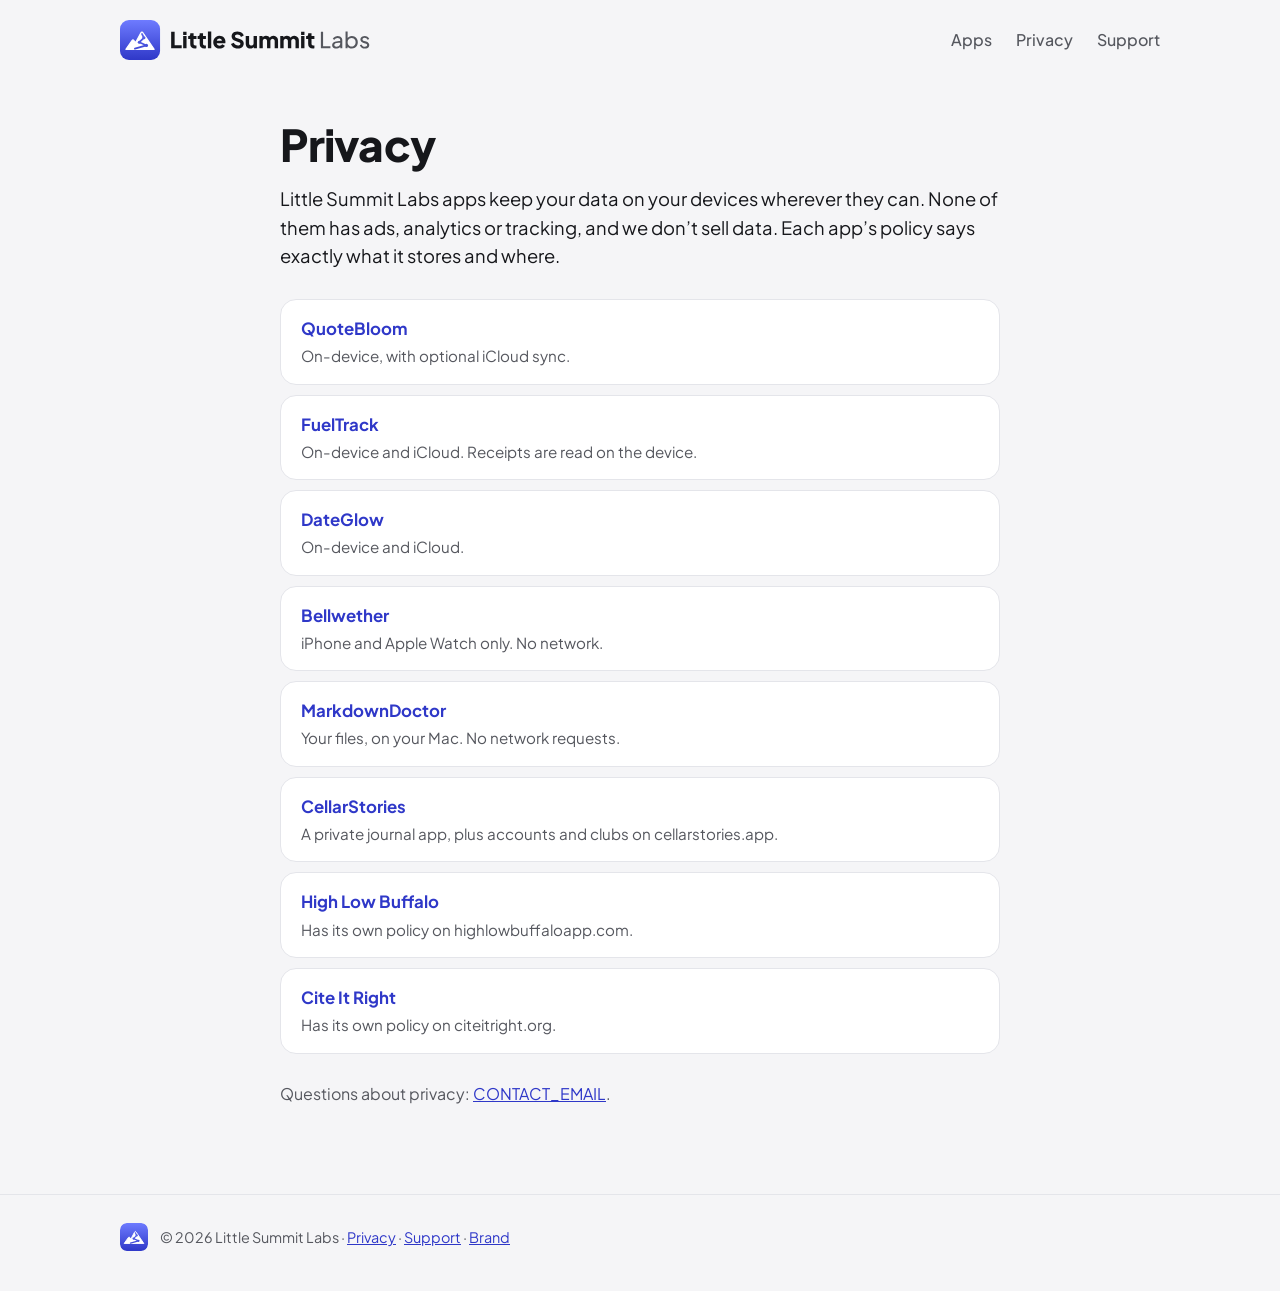
<file: privacy/index.html>
<!doctype html>
<html lang="en">
<head>
  <meta charset="utf-8">
  <meta name="viewport" content="width=device-width, initial-scale=1">
  <title>Privacy · Little Summit Labs</title>
  <meta name="description" content="Privacy policies for every Little Summit Labs app.">
  <link rel="icon" href="../favicon.svg" type="image/svg+xml">
  <link rel="icon" href="../favicon.ico" sizes="16x16 32x32 48x48">
  <link rel="apple-touch-icon" href="../apple-touch-icon.png">
  <link rel="preconnect" href="https://fonts.googleapis.com">
  <link rel="preconnect" href="https://fonts.gstatic.com" crossorigin>
  <link href="https://fonts.googleapis.com/css2?family=Plus+Jakarta+Sans:wght@400;500;700;800&display=swap" rel="stylesheet">
  <link rel="stylesheet" href="../styles.css">
</head>
<body>
  <header class="site-header">
    <div class="wrap header-row">
      <a class="brand" href="../" aria-label="Little Summit Labs home">
        <picture>
          <source srcset="../brand/little-summit-labs/svg/littlesummit-lockup-horizontal-dark.svg" media="(prefers-color-scheme: dark)">
          <img src="../brand/little-summit-labs/svg/littlesummit-lockup-horizontal.svg" alt="Little Summit Labs" width="252" height="40">
        </picture>
      </a>
      <nav aria-label="Main">
        <a href="../#apps">Apps</a>
        <a href="./">Privacy</a>
        <a href="../support.html">Support</a>
      </nav>
    </div>
  </header>

  <main class="wrap prose">
    <h1>Privacy</h1>
    <p class="summary">Little Summit Labs apps keep your data on your devices wherever they can. None of them has ads, analytics or tracking, and we don’t sell data. Each app’s policy says exactly what it stores and where.</p>
    <ul class="policy-list">
      <li><a href="quotebloom.html">QuoteBloom</a><span>On-device, with optional iCloud sync.</span></li>
      <li><a href="fueltrack.html">FuelTrack</a><span>On-device and iCloud. Receipts are read on the device.</span></li>
      <li><a href="dateglow.html">DateGlow</a><span>On-device and iCloud.</span></li>
      <li><a href="bellwether.html">Bellwether</a><span>iPhone and Apple Watch only. No network.</span></li>
      <li><a href="markdowndoctor.html">MarkdownDoctor</a><span>Your files, on your Mac. No network requests.</span></li>
      <li><a href="cellarstories.html">CellarStories</a><span>A private journal app, plus accounts and clubs on cellarstories.app.</span></li>
      <li><a href="https://www.highlowbuffaloapp.com/privacy">High Low Buffalo</a><span>Has its own policy on highlowbuffaloapp.com.</span></li>
      <li><a href="https://citeitright.org/privacy.html">Cite It Right</a><span>Has its own policy on citeitright.org.</span></li>
    </ul>
    <p>Questions about privacy: <a href="mailto:CONTACT_EMAIL">CONTACT_EMAIL</a>.</p>
  </main>

  <footer class="site-footer">
    <div class="wrap footer-row">
      <img src="../brand/little-summit-labs/svg/littlesummit-tile.svg" alt="" width="28" height="28">
      <p>© 2026 Little Summit Labs · <a href="./">Privacy</a> · <a href="../support.html">Support</a> · <a href="../brand.html">Brand</a></p>
    </div>
  </footer>
</body>
</html>
</file>
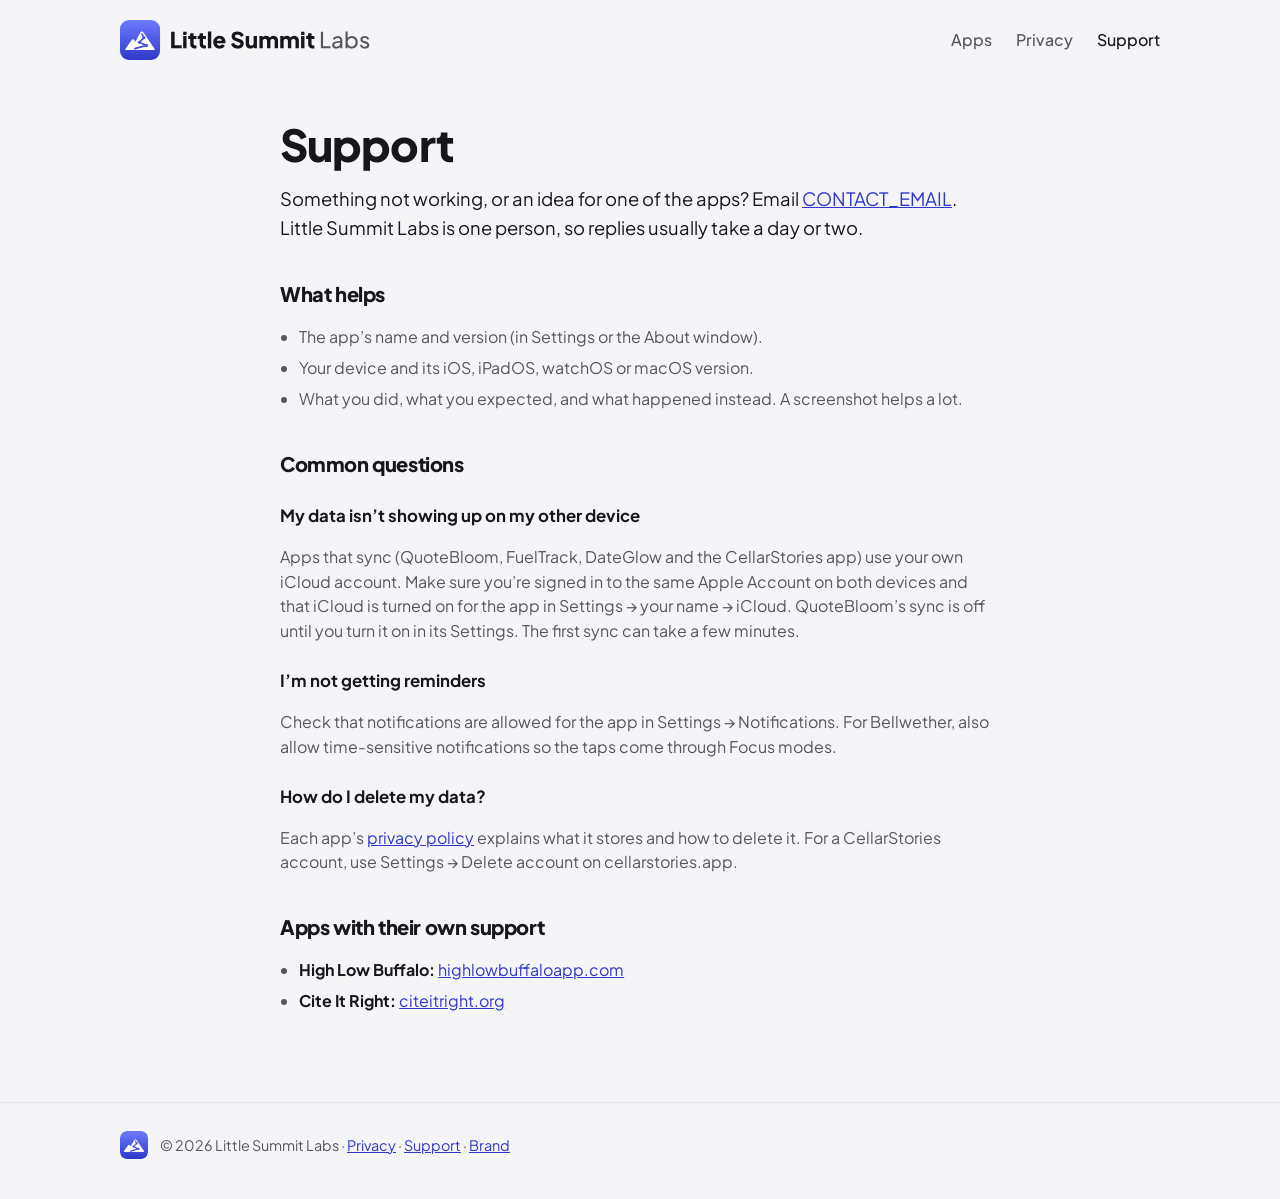
<file: support.html>
<!doctype html>
<html lang="en">
<head>
  <meta charset="utf-8">
  <meta name="viewport" content="width=device-width, initial-scale=1">
  <title>Support · Little Summit Labs</title>
  <meta name="description" content="Get help with any Little Summit Labs app.">
  <link rel="icon" href="favicon.svg" type="image/svg+xml">
  <link rel="icon" href="favicon.ico" sizes="16x16 32x32 48x48">
  <link rel="apple-touch-icon" href="apple-touch-icon.png">
  <link rel="preconnect" href="https://fonts.googleapis.com">
  <link rel="preconnect" href="https://fonts.gstatic.com" crossorigin>
  <link href="https://fonts.googleapis.com/css2?family=Plus+Jakarta+Sans:wght@400;500;700;800&display=swap" rel="stylesheet">
  <link rel="stylesheet" href="styles.css">
</head>
<body>
  <header class="site-header">
    <div class="wrap header-row">
      <a class="brand" href="./" aria-label="Little Summit Labs home">
        <picture>
          <source srcset="brand/little-summit-labs/svg/littlesummit-lockup-horizontal-dark.svg" media="(prefers-color-scheme: dark)">
          <img src="brand/little-summit-labs/svg/littlesummit-lockup-horizontal.svg" alt="Little Summit Labs" width="252" height="40">
        </picture>
      </a>
      <nav aria-label="Main">
        <a href="./#apps">Apps</a>
        <a href="privacy/">Privacy</a>
        <a href="support.html" aria-current="page">Support</a>
      </nav>
    </div>
  </header>

  <main class="wrap prose">
    <h1>Support</h1>
    <p class="summary">Something not working, or an idea for one of the apps? Email <a href="mailto:CONTACT_EMAIL">CONTACT_EMAIL</a>. Little Summit Labs is one person, so replies usually take a day or two.</p>

    <h2>What helps</h2>
    <ul>
      <li>The app’s name and version (in Settings or the About window).</li>
      <li>Your device and its iOS, iPadOS, watchOS or macOS version.</li>
      <li>What you did, what you expected, and what happened instead. A screenshot helps a lot.</li>
    </ul>

    <h2>Common questions</h2>
    <h3>My data isn’t showing up on my other device</h3>
    <p>Apps that sync (QuoteBloom, FuelTrack, DateGlow and the CellarStories app) use your own iCloud account. Make sure you’re signed in to the same Apple Account on both devices and that iCloud is turned on for the app in Settings → your name → iCloud. QuoteBloom’s sync is off until you turn it on in its Settings. The first sync can take a few minutes.</p>

    <h3>I’m not getting reminders</h3>
    <p>Check that notifications are allowed for the app in Settings → Notifications. For Bellwether, also allow time-sensitive notifications so the taps come through Focus modes.</p>

    <h3>How do I delete my data?</h3>
    <p>Each app’s <a href="privacy/">privacy policy</a> explains what it stores and how to delete it. For a CellarStories account, use Settings → Delete account on cellarstories.app.</p>

    <h2>Apps with their own support</h2>
    <ul>
      <li><strong>High Low Buffalo:</strong> <a href="https://www.highlowbuffaloapp.com">highlowbuffaloapp.com</a></li>
      <li><strong>Cite It Right:</strong> <a href="https://citeitright.org">citeitright.org</a></li>
    </ul>
  </main>

  <footer class="site-footer">
    <div class="wrap footer-row">
      <img src="brand/little-summit-labs/svg/littlesummit-tile.svg" alt="" width="28" height="28">
      <p>© 2026 Little Summit Labs · <a href="privacy/">Privacy</a> · <a href="support.html">Support</a> · <a href="brand.html">Brand</a></p>
    </div>
  </footer>
</body>
</html>
</file>
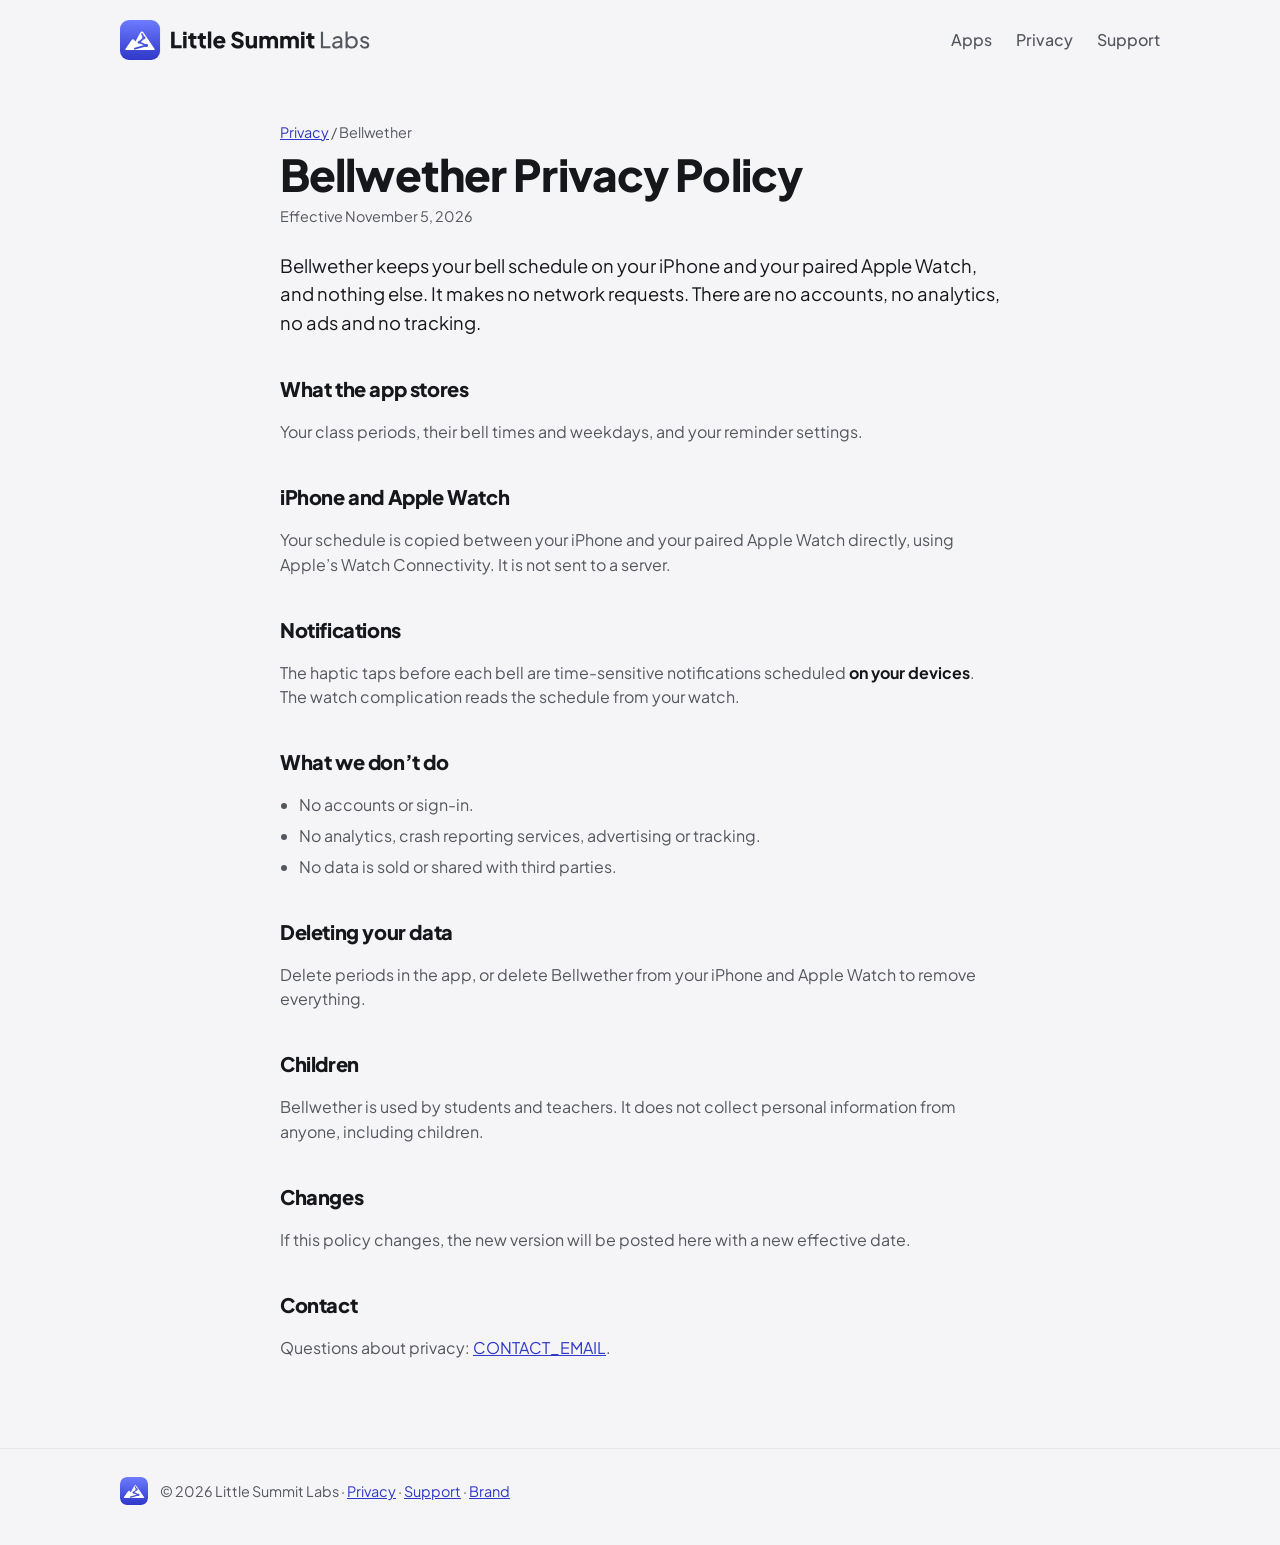
<file: privacy/bellwether.html>
<!doctype html>
<html lang="en">
<head>
  <meta charset="utf-8">
  <meta name="viewport" content="width=device-width, initial-scale=1">
  <title>Bellwether Privacy Policy · Little Summit Labs</title>
  <meta name="description" content="Bellwether keeps your bell schedule on your iPhone and Apple Watch. Nothing leaves your devices. No accounts, no analytics, no tracking.">
  <link rel="icon" href="../favicon.svg" type="image/svg+xml">
  <link rel="icon" href="../favicon.ico" sizes="16x16 32x32 48x48">
  <link rel="apple-touch-icon" href="../apple-touch-icon.png">
  <link rel="preconnect" href="https://fonts.googleapis.com">
  <link rel="preconnect" href="https://fonts.gstatic.com" crossorigin>
  <link href="https://fonts.googleapis.com/css2?family=Plus+Jakarta+Sans:wght@400;500;700;800&display=swap" rel="stylesheet">
  <link rel="stylesheet" href="../styles.css">
</head>
<body>
  <header class="site-header">
    <div class="wrap header-row">
      <a class="brand" href="../" aria-label="Little Summit Labs home">
        <picture>
          <source srcset="../brand/little-summit-labs/svg/littlesummit-lockup-horizontal-dark.svg" media="(prefers-color-scheme: dark)">
          <img src="../brand/little-summit-labs/svg/littlesummit-lockup-horizontal.svg" alt="Little Summit Labs" width="252" height="40">
        </picture>
      </a>
      <nav aria-label="Main">
        <a href="../#apps">Apps</a>
        <a href="./">Privacy</a>
        <a href="../support.html">Support</a>
      </nav>
    </div>
  </header>

  <main class="wrap prose">
    <p class="crumb"><a href="./">Privacy</a> / Bellwether</p>
    <h1>Bellwether Privacy Policy</h1>
    <p class="updated">Effective November 5, 2026</p>

    <p class="summary">Bellwether keeps your bell schedule on your iPhone and your paired Apple Watch, and nothing else. It makes no network requests. There are no accounts, no analytics, no ads and no tracking.</p>

    <h2>What the app stores</h2>
    <p>Your class periods, their bell times and weekdays, and your reminder settings.</p>

    <h2>iPhone and Apple Watch</h2>
    <p>Your schedule is copied between your iPhone and your paired Apple Watch directly, using Apple’s Watch Connectivity. It is not sent to a server.</p>

    <h2>Notifications</h2>
    <p>The haptic taps before each bell are time-sensitive notifications scheduled <strong>on your devices</strong>. The watch complication reads the schedule from your watch.</p>

    <h2>What we don’t do</h2>
    <ul>
      <li>No accounts or sign-in.</li>
      <li>No analytics, crash reporting services, advertising or tracking.</li>
      <li>No data is sold or shared with third parties.</li>
    </ul>

    <h2>Deleting your data</h2>
    <p>Delete periods in the app, or delete Bellwether from your iPhone and Apple Watch to remove everything.</p>

    <h2>Children</h2>
    <p>Bellwether is used by students and teachers. It does not collect personal information from anyone, including children.</p>
    <h2>Changes</h2>
    <p>If this policy changes, the new version will be posted here with a new effective date.</p>

    <h2>Contact</h2>
    <p>Questions about privacy: <a href="mailto:CONTACT_EMAIL">CONTACT_EMAIL</a>.</p>
  </main>

  <footer class="site-footer">
    <div class="wrap footer-row">
      <img src="../brand/little-summit-labs/svg/littlesummit-tile.svg" alt="" width="28" height="28">
      <p>© 2026 Little Summit Labs · <a href="./">Privacy</a> · <a href="../support.html">Support</a> · <a href="../brand.html">Brand</a></p>
    </div>
  </footer>
</body>
</html>
</file>
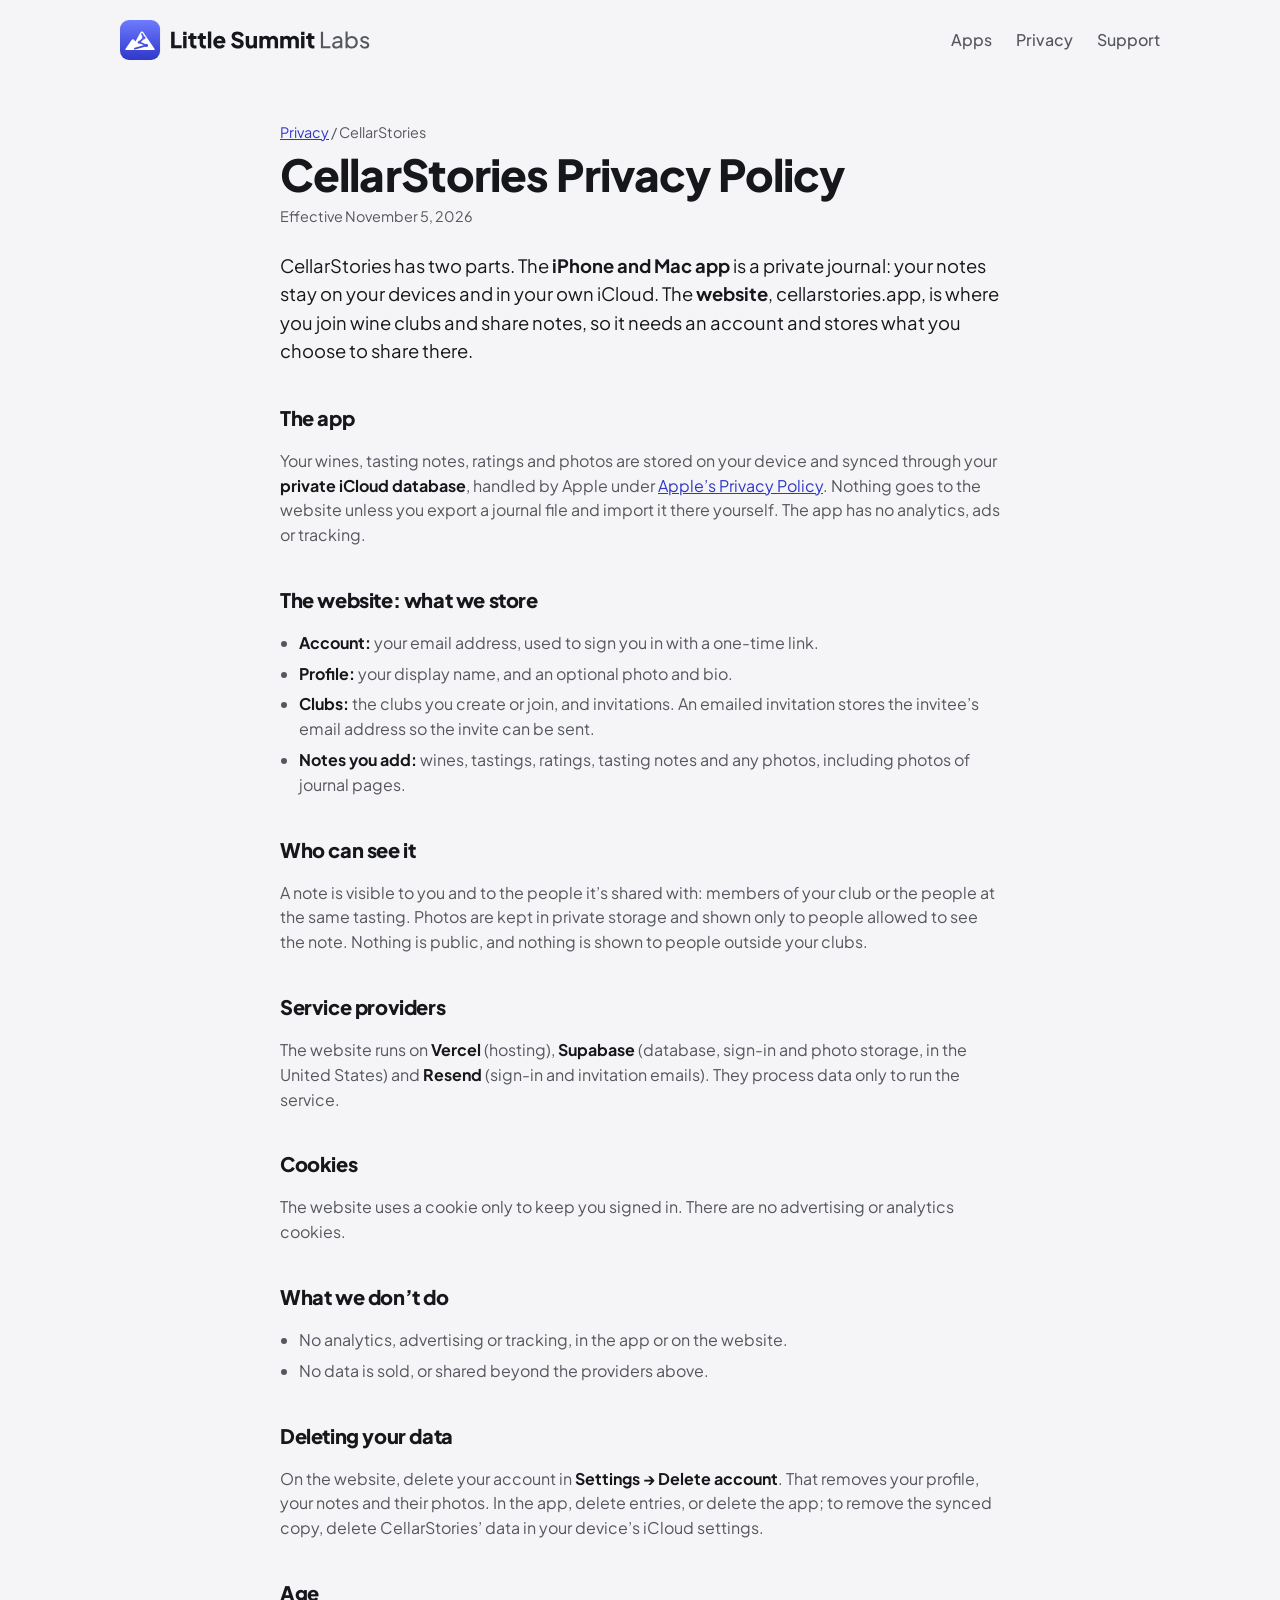
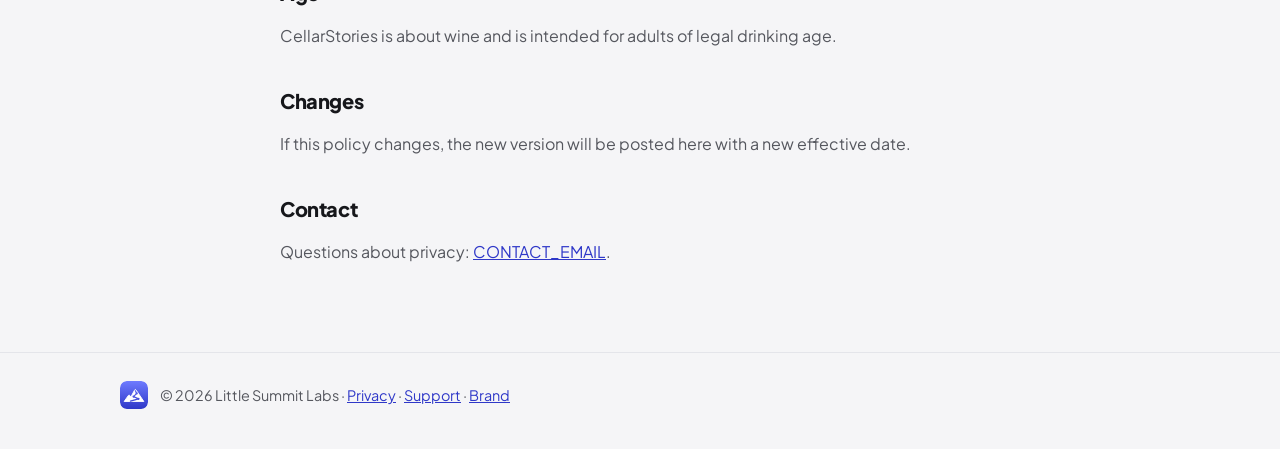
<file: privacy/cellarstories.html>
<!doctype html>
<html lang="en">
<head>
  <meta charset="utf-8">
  <meta name="viewport" content="width=device-width, initial-scale=1">
  <title>CellarStories Privacy Policy · Little Summit Labs</title>
  <meta name="description" content="How CellarStories handles your wine journal on your devices, and your account, clubs and shared notes on cellarstories.app.">
  <link rel="icon" href="../favicon.svg" type="image/svg+xml">
  <link rel="icon" href="../favicon.ico" sizes="16x16 32x32 48x48">
  <link rel="apple-touch-icon" href="../apple-touch-icon.png">
  <link rel="preconnect" href="https://fonts.googleapis.com">
  <link rel="preconnect" href="https://fonts.gstatic.com" crossorigin>
  <link href="https://fonts.googleapis.com/css2?family=Plus+Jakarta+Sans:wght@400;500;700;800&display=swap" rel="stylesheet">
  <link rel="stylesheet" href="../styles.css">
</head>
<body>
  <header class="site-header">
    <div class="wrap header-row">
      <a class="brand" href="../" aria-label="Little Summit Labs home">
        <picture>
          <source srcset="../brand/little-summit-labs/svg/littlesummit-lockup-horizontal-dark.svg" media="(prefers-color-scheme: dark)">
          <img src="../brand/little-summit-labs/svg/littlesummit-lockup-horizontal.svg" alt="Little Summit Labs" width="252" height="40">
        </picture>
      </a>
      <nav aria-label="Main">
        <a href="../#apps">Apps</a>
        <a href="./">Privacy</a>
        <a href="../support.html">Support</a>
      </nav>
    </div>
  </header>

  <main class="wrap prose">
    <p class="crumb"><a href="./">Privacy</a> / CellarStories</p>
    <h1>CellarStories Privacy Policy</h1>
    <p class="updated">Effective November 5, 2026</p>

    <p class="summary">CellarStories has two parts. The <strong>iPhone and Mac app</strong> is a private journal: your notes stay on your devices and in your own iCloud. The <strong>website</strong>, cellarstories.app, is where you join wine clubs and share notes, so it needs an account and stores what you choose to share there.</p>

    <h2>The app</h2>
    <p>Your wines, tasting notes, ratings and photos are stored on your device and synced through your <strong>private iCloud database</strong>, handled by Apple under <a href="https://www.apple.com/legal/privacy/">Apple’s Privacy Policy</a>. Nothing goes to the website unless you export a journal file and import it there yourself. The app has no analytics, ads or tracking.</p>

    <h2>The website: what we store</h2>
    <ul>
      <li><strong>Account:</strong> your email address, used to sign you in with a one-time link.</li>
      <li><strong>Profile:</strong> your display name, and an optional photo and bio.</li>
      <li><strong>Clubs:</strong> the clubs you create or join, and invitations. An emailed invitation stores the invitee’s email address so the invite can be sent.</li>
      <li><strong>Notes you add:</strong> wines, tastings, ratings, tasting notes and any photos, including photos of journal pages.</li>
    </ul>

    <h2>Who can see it</h2>
    <p>A note is visible to you and to the people it’s shared with: members of your club or the people at the same tasting. Photos are kept in private storage and shown only to people allowed to see the note. Nothing is public, and nothing is shown to people outside your clubs.</p>

    <h2>Service providers</h2>
    <p>The website runs on <strong>Vercel</strong> (hosting), <strong>Supabase</strong> (database, sign-in and photo storage, in the United States) and <strong>Resend</strong> (sign-in and invitation emails). They process data only to run the service.</p>

    <h2>Cookies</h2>
    <p>The website uses a cookie only to keep you signed in. There are no advertising or analytics cookies.</p>

    <h2>What we don’t do</h2>
    <ul>
      <li>No analytics, advertising or tracking, in the app or on the website.</li>
      <li>No data is sold, or shared beyond the providers above.</li>
    </ul>

    <h2>Deleting your data</h2>
    <p>On the website, delete your account in <strong>Settings → Delete account</strong>. That removes your profile, your notes and their photos. In the app, delete entries, or delete the app; to remove the synced copy, delete CellarStories’ data in your device’s iCloud settings.</p>

    <h2>Age</h2>
    <p>CellarStories is about wine and is intended for adults of legal drinking age.</p>
    <h2>Changes</h2>
    <p>If this policy changes, the new version will be posted here with a new effective date.</p>

    <h2>Contact</h2>
    <p>Questions about privacy: <a href="mailto:CONTACT_EMAIL">CONTACT_EMAIL</a>.</p>
  </main>

  <footer class="site-footer">
    <div class="wrap footer-row">
      <img src="../brand/little-summit-labs/svg/littlesummit-tile.svg" alt="" width="28" height="28">
      <p>© 2026 Little Summit Labs · <a href="./">Privacy</a> · <a href="../support.html">Support</a> · <a href="../brand.html">Brand</a></p>
    </div>
  </footer>
</body>
</html>
</file>
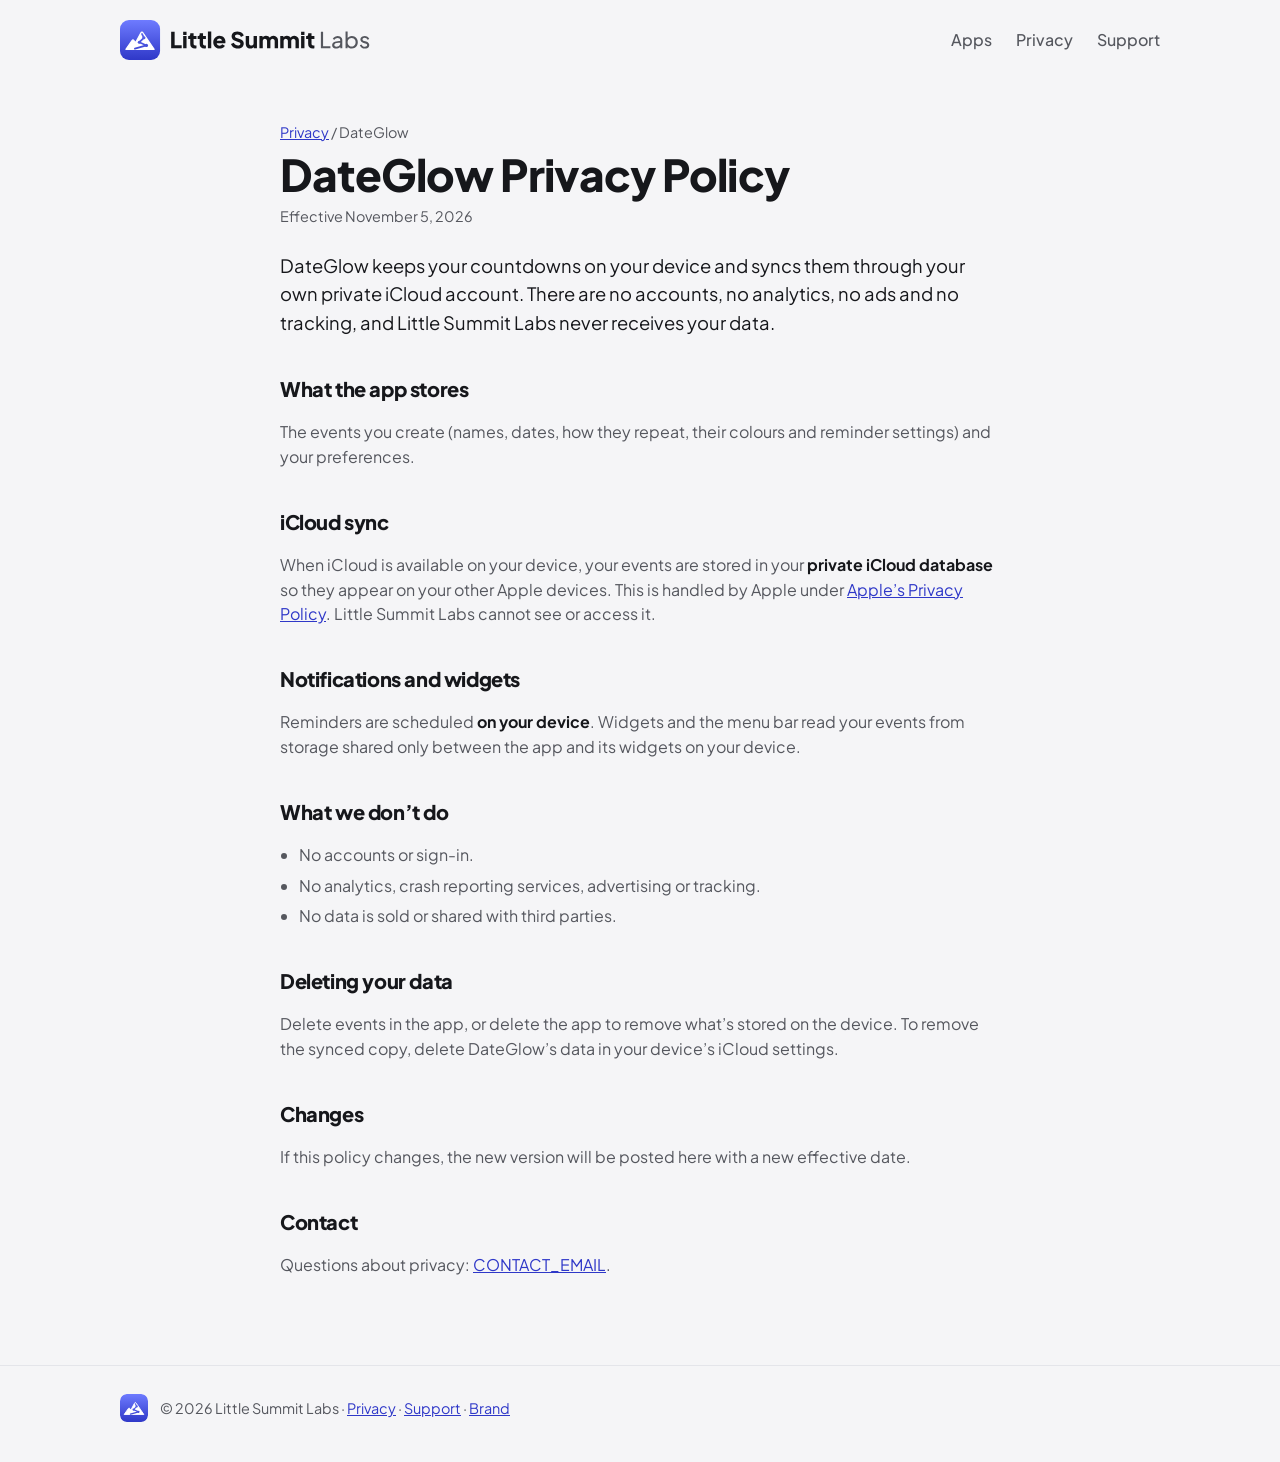
<file: privacy/dateglow.html>
<!doctype html>
<html lang="en">
<head>
  <meta charset="utf-8">
  <meta name="viewport" content="width=device-width, initial-scale=1">
  <title>DateGlow Privacy Policy · Little Summit Labs</title>
  <meta name="description" content="DateGlow keeps your countdowns on your device and in your own iCloud. No accounts, no analytics, no tracking.">
  <link rel="icon" href="../favicon.svg" type="image/svg+xml">
  <link rel="icon" href="../favicon.ico" sizes="16x16 32x32 48x48">
  <link rel="apple-touch-icon" href="../apple-touch-icon.png">
  <link rel="preconnect" href="https://fonts.googleapis.com">
  <link rel="preconnect" href="https://fonts.gstatic.com" crossorigin>
  <link href="https://fonts.googleapis.com/css2?family=Plus+Jakarta+Sans:wght@400;500;700;800&display=swap" rel="stylesheet">
  <link rel="stylesheet" href="../styles.css">
</head>
<body>
  <header class="site-header">
    <div class="wrap header-row">
      <a class="brand" href="../" aria-label="Little Summit Labs home">
        <picture>
          <source srcset="../brand/little-summit-labs/svg/littlesummit-lockup-horizontal-dark.svg" media="(prefers-color-scheme: dark)">
          <img src="../brand/little-summit-labs/svg/littlesummit-lockup-horizontal.svg" alt="Little Summit Labs" width="252" height="40">
        </picture>
      </a>
      <nav aria-label="Main">
        <a href="../#apps">Apps</a>
        <a href="./">Privacy</a>
        <a href="../support.html">Support</a>
      </nav>
    </div>
  </header>

  <main class="wrap prose">
    <p class="crumb"><a href="./">Privacy</a> / DateGlow</p>
    <h1>DateGlow Privacy Policy</h1>
    <p class="updated">Effective November 5, 2026</p>

    <p class="summary">DateGlow keeps your countdowns on your device and syncs them through your own private iCloud account. There are no accounts, no analytics, no ads and no tracking, and Little Summit Labs never receives your data.</p>

    <h2>What the app stores</h2>
    <p>The events you create (names, dates, how they repeat, their colours and reminder settings) and your preferences.</p>

    <h2>iCloud sync</h2>
    <p>When iCloud is available on your device, your events are stored in your <strong>private iCloud database</strong> so they appear on your other Apple devices. This is handled by Apple under <a href="https://www.apple.com/legal/privacy/">Apple’s Privacy Policy</a>. Little Summit Labs cannot see or access it.</p>

    <h2>Notifications and widgets</h2>
    <p>Reminders are scheduled <strong>on your device</strong>. Widgets and the menu bar read your events from storage shared only between the app and its widgets on your device.</p>

    <h2>What we don’t do</h2>
    <ul>
      <li>No accounts or sign-in.</li>
      <li>No analytics, crash reporting services, advertising or tracking.</li>
      <li>No data is sold or shared with third parties.</li>
    </ul>

    <h2>Deleting your data</h2>
    <p>Delete events in the app, or delete the app to remove what’s stored on the device. To remove the synced copy, delete DateGlow’s data in your device’s iCloud settings.</p>
    <h2>Changes</h2>
    <p>If this policy changes, the new version will be posted here with a new effective date.</p>

    <h2>Contact</h2>
    <p>Questions about privacy: <a href="mailto:CONTACT_EMAIL">CONTACT_EMAIL</a>.</p>
  </main>

  <footer class="site-footer">
    <div class="wrap footer-row">
      <img src="../brand/little-summit-labs/svg/littlesummit-tile.svg" alt="" width="28" height="28">
      <p>© 2026 Little Summit Labs · <a href="./">Privacy</a> · <a href="../support.html">Support</a> · <a href="../brand.html">Brand</a></p>
    </div>
  </footer>
</body>
</html>
</file>
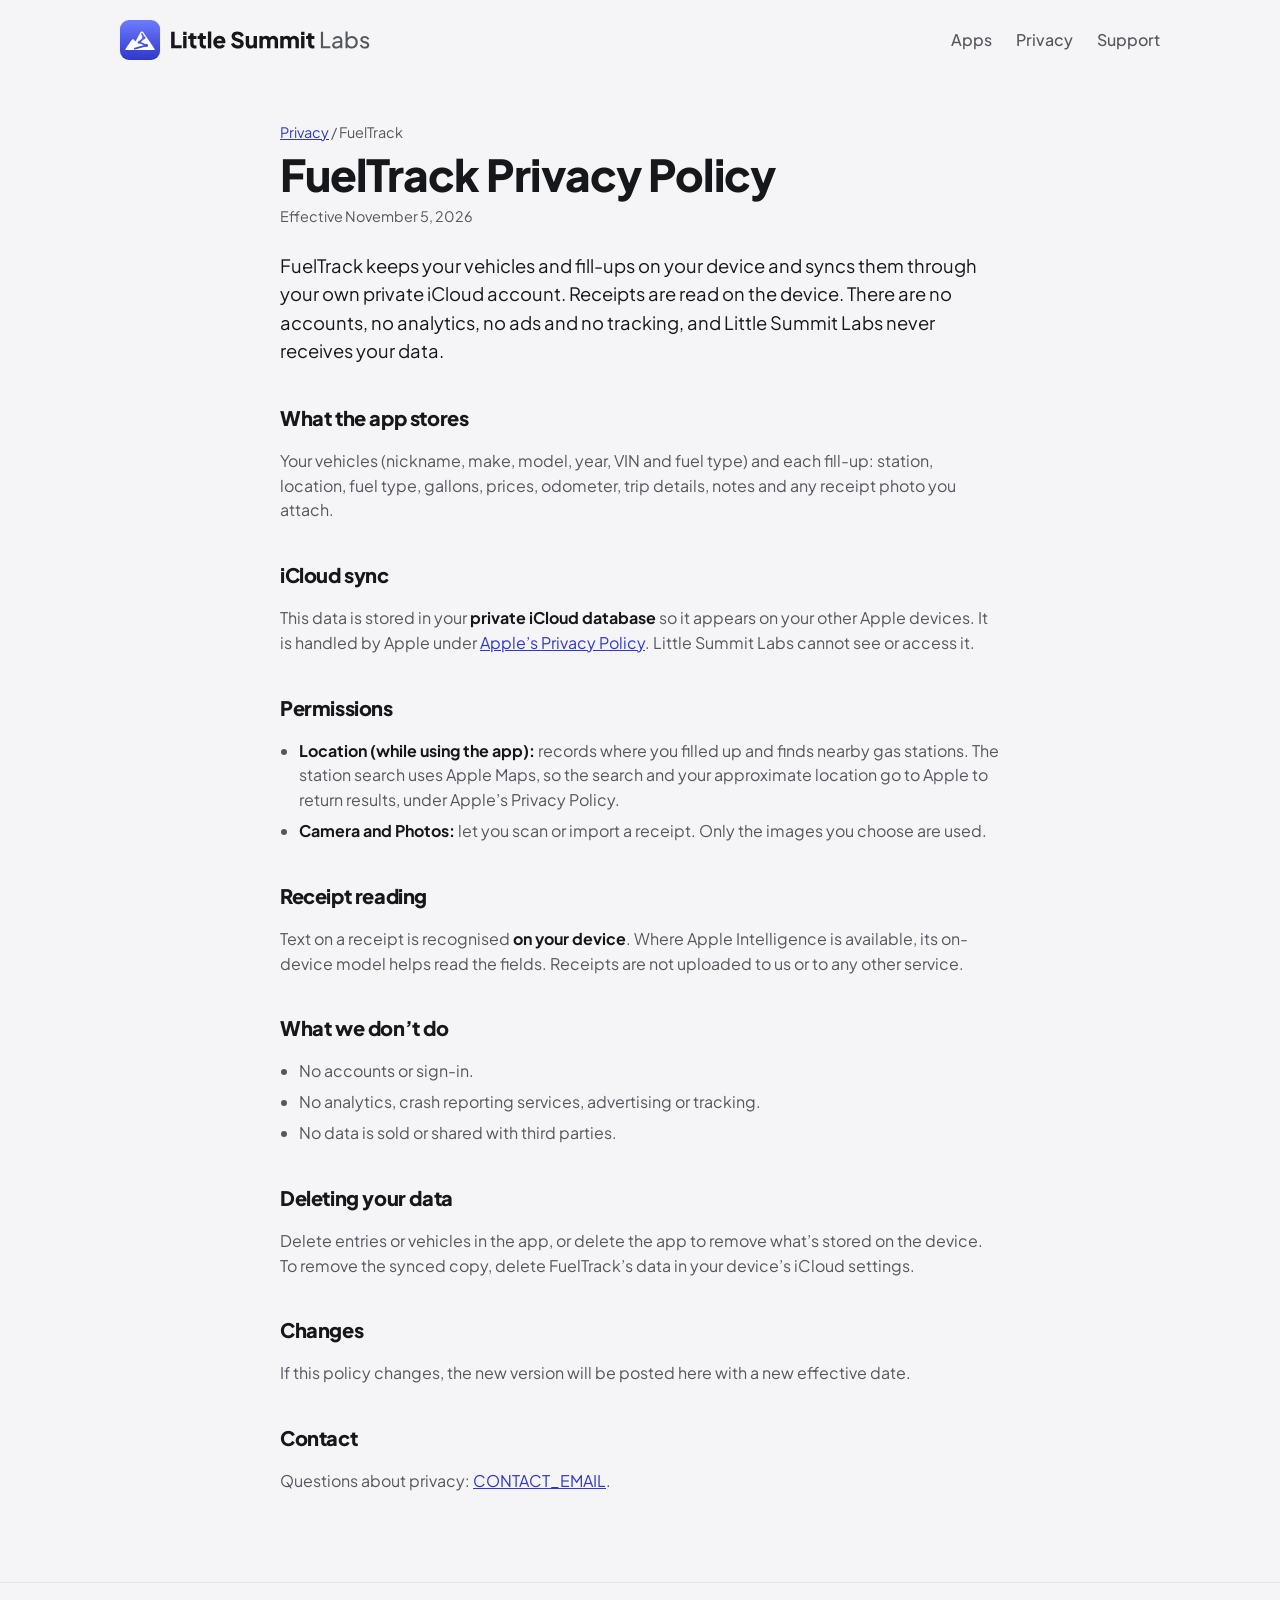
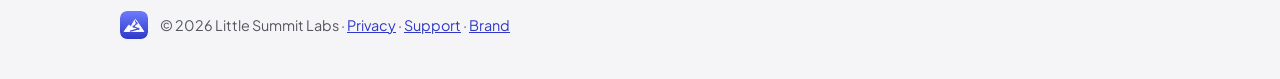
<file: privacy/fueltrack.html>
<!doctype html>
<html lang="en">
<head>
  <meta charset="utf-8">
  <meta name="viewport" content="width=device-width, initial-scale=1">
  <title>FuelTrack Privacy Policy · Little Summit Labs</title>
  <meta name="description" content="FuelTrack keeps your fill-ups on your device and in your own iCloud. Receipts are read on the device. No accounts, no analytics, no tracking.">
  <link rel="icon" href="../favicon.svg" type="image/svg+xml">
  <link rel="icon" href="../favicon.ico" sizes="16x16 32x32 48x48">
  <link rel="apple-touch-icon" href="../apple-touch-icon.png">
  <link rel="preconnect" href="https://fonts.googleapis.com">
  <link rel="preconnect" href="https://fonts.gstatic.com" crossorigin>
  <link href="https://fonts.googleapis.com/css2?family=Plus+Jakarta+Sans:wght@400;500;700;800&display=swap" rel="stylesheet">
  <link rel="stylesheet" href="../styles.css">
</head>
<body>
  <header class="site-header">
    <div class="wrap header-row">
      <a class="brand" href="../" aria-label="Little Summit Labs home">
        <picture>
          <source srcset="../brand/little-summit-labs/svg/littlesummit-lockup-horizontal-dark.svg" media="(prefers-color-scheme: dark)">
          <img src="../brand/little-summit-labs/svg/littlesummit-lockup-horizontal.svg" alt="Little Summit Labs" width="252" height="40">
        </picture>
      </a>
      <nav aria-label="Main">
        <a href="../#apps">Apps</a>
        <a href="./">Privacy</a>
        <a href="../support.html">Support</a>
      </nav>
    </div>
  </header>

  <main class="wrap prose">
    <p class="crumb"><a href="./">Privacy</a> / FuelTrack</p>
    <h1>FuelTrack Privacy Policy</h1>
    <p class="updated">Effective November 5, 2026</p>

    <p class="summary">FuelTrack keeps your vehicles and fill-ups on your device and syncs them through your own private iCloud account. Receipts are read on the device. There are no accounts, no analytics, no ads and no tracking, and Little Summit Labs never receives your data.</p>

    <h2>What the app stores</h2>
    <p>Your vehicles (nickname, make, model, year, VIN and fuel type) and each fill-up: station, location, fuel type, gallons, prices, odometer, trip details, notes and any receipt photo you attach.</p>

    <h2>iCloud sync</h2>
    <p>This data is stored in your <strong>private iCloud database</strong> so it appears on your other Apple devices. It is handled by Apple under <a href="https://www.apple.com/legal/privacy/">Apple’s Privacy Policy</a>. Little Summit Labs cannot see or access it.</p>

    <h2>Permissions</h2>
    <ul>
      <li><strong>Location (while using the app):</strong> records where you filled up and finds nearby gas stations. The station search uses Apple Maps, so the search and your approximate location go to Apple to return results, under Apple’s Privacy Policy.</li>
      <li><strong>Camera and Photos:</strong> let you scan or import a receipt. Only the images you choose are used.</li>
    </ul>

    <h2>Receipt reading</h2>
    <p>Text on a receipt is recognised <strong>on your device</strong>. Where Apple Intelligence is available, its on-device model helps read the fields. Receipts are not uploaded to us or to any other service.</p>

    <h2>What we don’t do</h2>
    <ul>
      <li>No accounts or sign-in.</li>
      <li>No analytics, crash reporting services, advertising or tracking.</li>
      <li>No data is sold or shared with third parties.</li>
    </ul>

    <h2>Deleting your data</h2>
    <p>Delete entries or vehicles in the app, or delete the app to remove what’s stored on the device. To remove the synced copy, delete FuelTrack’s data in your device’s iCloud settings.</p>
    <h2>Changes</h2>
    <p>If this policy changes, the new version will be posted here with a new effective date.</p>

    <h2>Contact</h2>
    <p>Questions about privacy: <a href="mailto:CONTACT_EMAIL">CONTACT_EMAIL</a>.</p>
  </main>

  <footer class="site-footer">
    <div class="wrap footer-row">
      <img src="../brand/little-summit-labs/svg/littlesummit-tile.svg" alt="" width="28" height="28">
      <p>© 2026 Little Summit Labs · <a href="./">Privacy</a> · <a href="../support.html">Support</a> · <a href="../brand.html">Brand</a></p>
    </div>
  </footer>
</body>
</html>
</file>
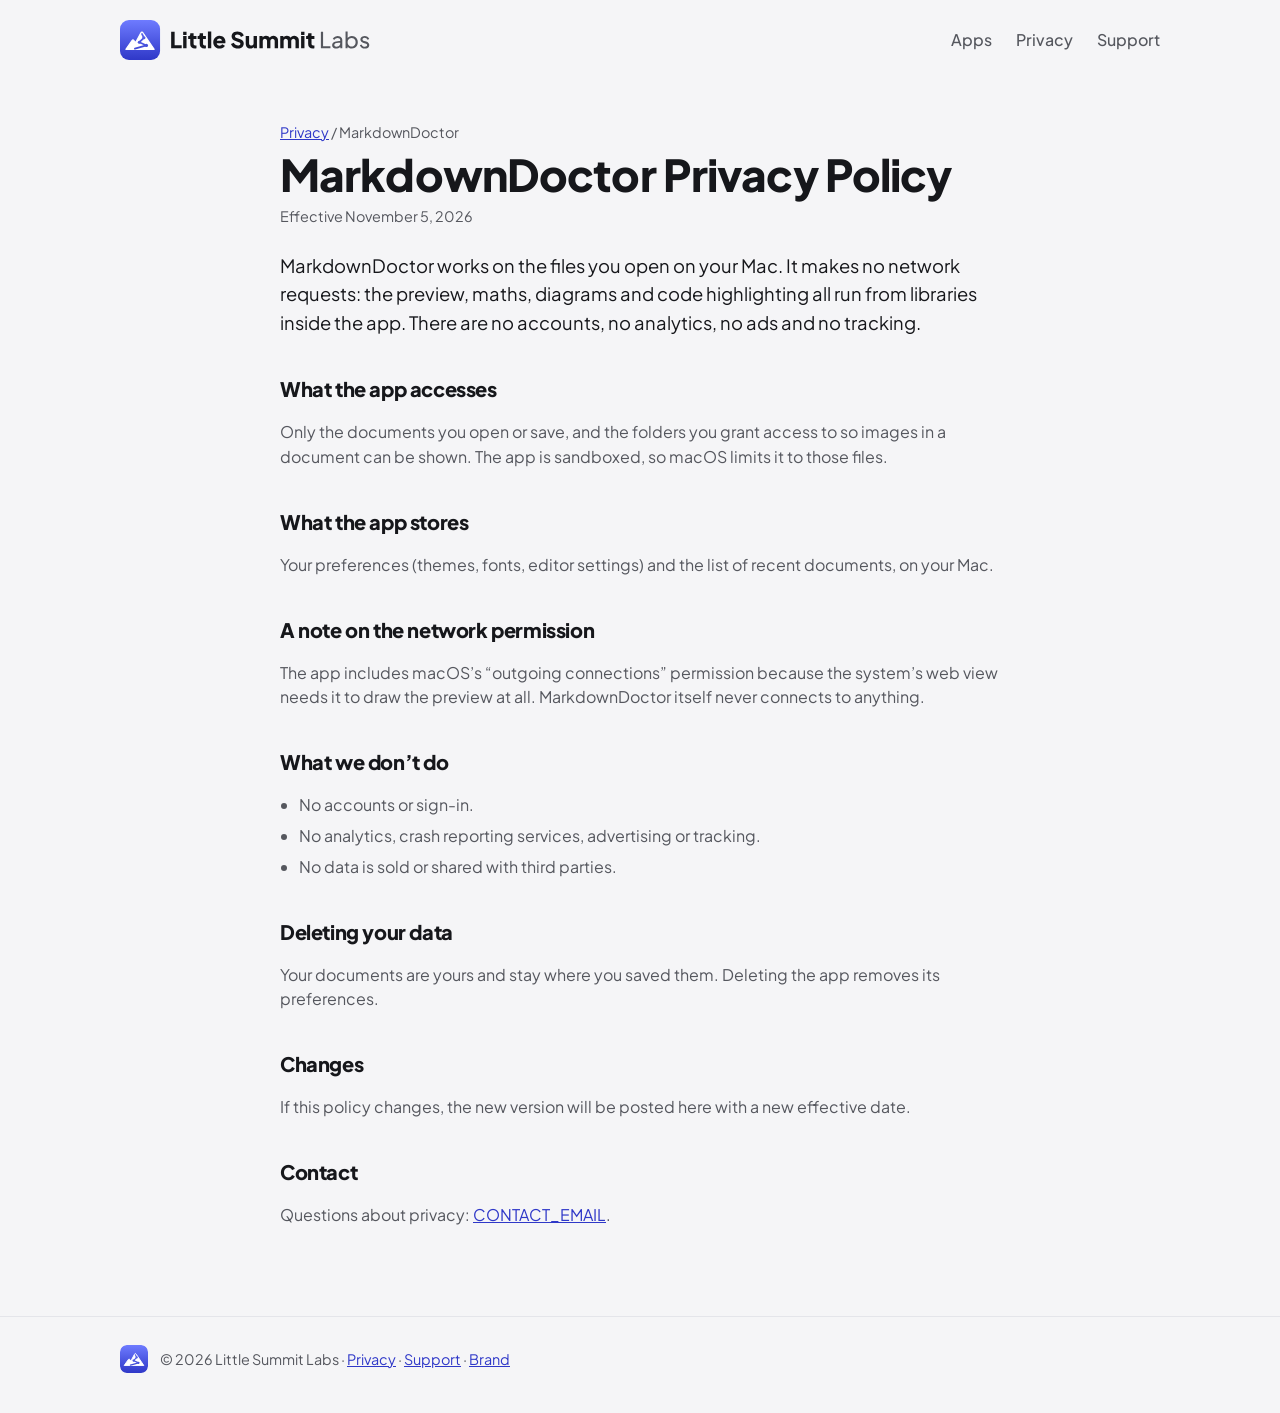
<file: privacy/markdowndoctor.html>
<!doctype html>
<html lang="en">
<head>
  <meta charset="utf-8">
  <meta name="viewport" content="width=device-width, initial-scale=1">
  <title>MarkdownDoctor Privacy Policy · Little Summit Labs</title>
  <meta name="description" content="MarkdownDoctor edits files on your Mac and makes no network requests. No accounts, no analytics, no tracking.">
  <link rel="icon" href="../favicon.svg" type="image/svg+xml">
  <link rel="icon" href="../favicon.ico" sizes="16x16 32x32 48x48">
  <link rel="apple-touch-icon" href="../apple-touch-icon.png">
  <link rel="preconnect" href="https://fonts.googleapis.com">
  <link rel="preconnect" href="https://fonts.gstatic.com" crossorigin>
  <link href="https://fonts.googleapis.com/css2?family=Plus+Jakarta+Sans:wght@400;500;700;800&display=swap" rel="stylesheet">
  <link rel="stylesheet" href="../styles.css">
</head>
<body>
  <header class="site-header">
    <div class="wrap header-row">
      <a class="brand" href="../" aria-label="Little Summit Labs home">
        <picture>
          <source srcset="../brand/little-summit-labs/svg/littlesummit-lockup-horizontal-dark.svg" media="(prefers-color-scheme: dark)">
          <img src="../brand/little-summit-labs/svg/littlesummit-lockup-horizontal.svg" alt="Little Summit Labs" width="252" height="40">
        </picture>
      </a>
      <nav aria-label="Main">
        <a href="../#apps">Apps</a>
        <a href="./">Privacy</a>
        <a href="../support.html">Support</a>
      </nav>
    </div>
  </header>

  <main class="wrap prose">
    <p class="crumb"><a href="./">Privacy</a> / MarkdownDoctor</p>
    <h1>MarkdownDoctor Privacy Policy</h1>
    <p class="updated">Effective November 5, 2026</p>

    <p class="summary">MarkdownDoctor works on the files you open on your Mac. It makes no network requests: the preview, maths, diagrams and code highlighting all run from libraries inside the app. There are no accounts, no analytics, no ads and no tracking.</p>

    <h2>What the app accesses</h2>
    <p>Only the documents you open or save, and the folders you grant access to so images in a document can be shown. The app is sandboxed, so macOS limits it to those files.</p>

    <h2>What the app stores</h2>
    <p>Your preferences (themes, fonts, editor settings) and the list of recent documents, on your Mac.</p>

    <h2>A note on the network permission</h2>
    <p>The app includes macOS’s “outgoing connections” permission because the system’s web view needs it to draw the preview at all. MarkdownDoctor itself never connects to anything.</p>

    <h2>What we don’t do</h2>
    <ul>
      <li>No accounts or sign-in.</li>
      <li>No analytics, crash reporting services, advertising or tracking.</li>
      <li>No data is sold or shared with third parties.</li>
    </ul>

    <h2>Deleting your data</h2>
    <p>Your documents are yours and stay where you saved them. Deleting the app removes its preferences.</p>
    <h2>Changes</h2>
    <p>If this policy changes, the new version will be posted here with a new effective date.</p>

    <h2>Contact</h2>
    <p>Questions about privacy: <a href="mailto:CONTACT_EMAIL">CONTACT_EMAIL</a>.</p>
  </main>

  <footer class="site-footer">
    <div class="wrap footer-row">
      <img src="../brand/little-summit-labs/svg/littlesummit-tile.svg" alt="" width="28" height="28">
      <p>© 2026 Little Summit Labs · <a href="./">Privacy</a> · <a href="../support.html">Support</a> · <a href="../brand.html">Brand</a></p>
    </div>
  </footer>
</body>
</html>
</file>
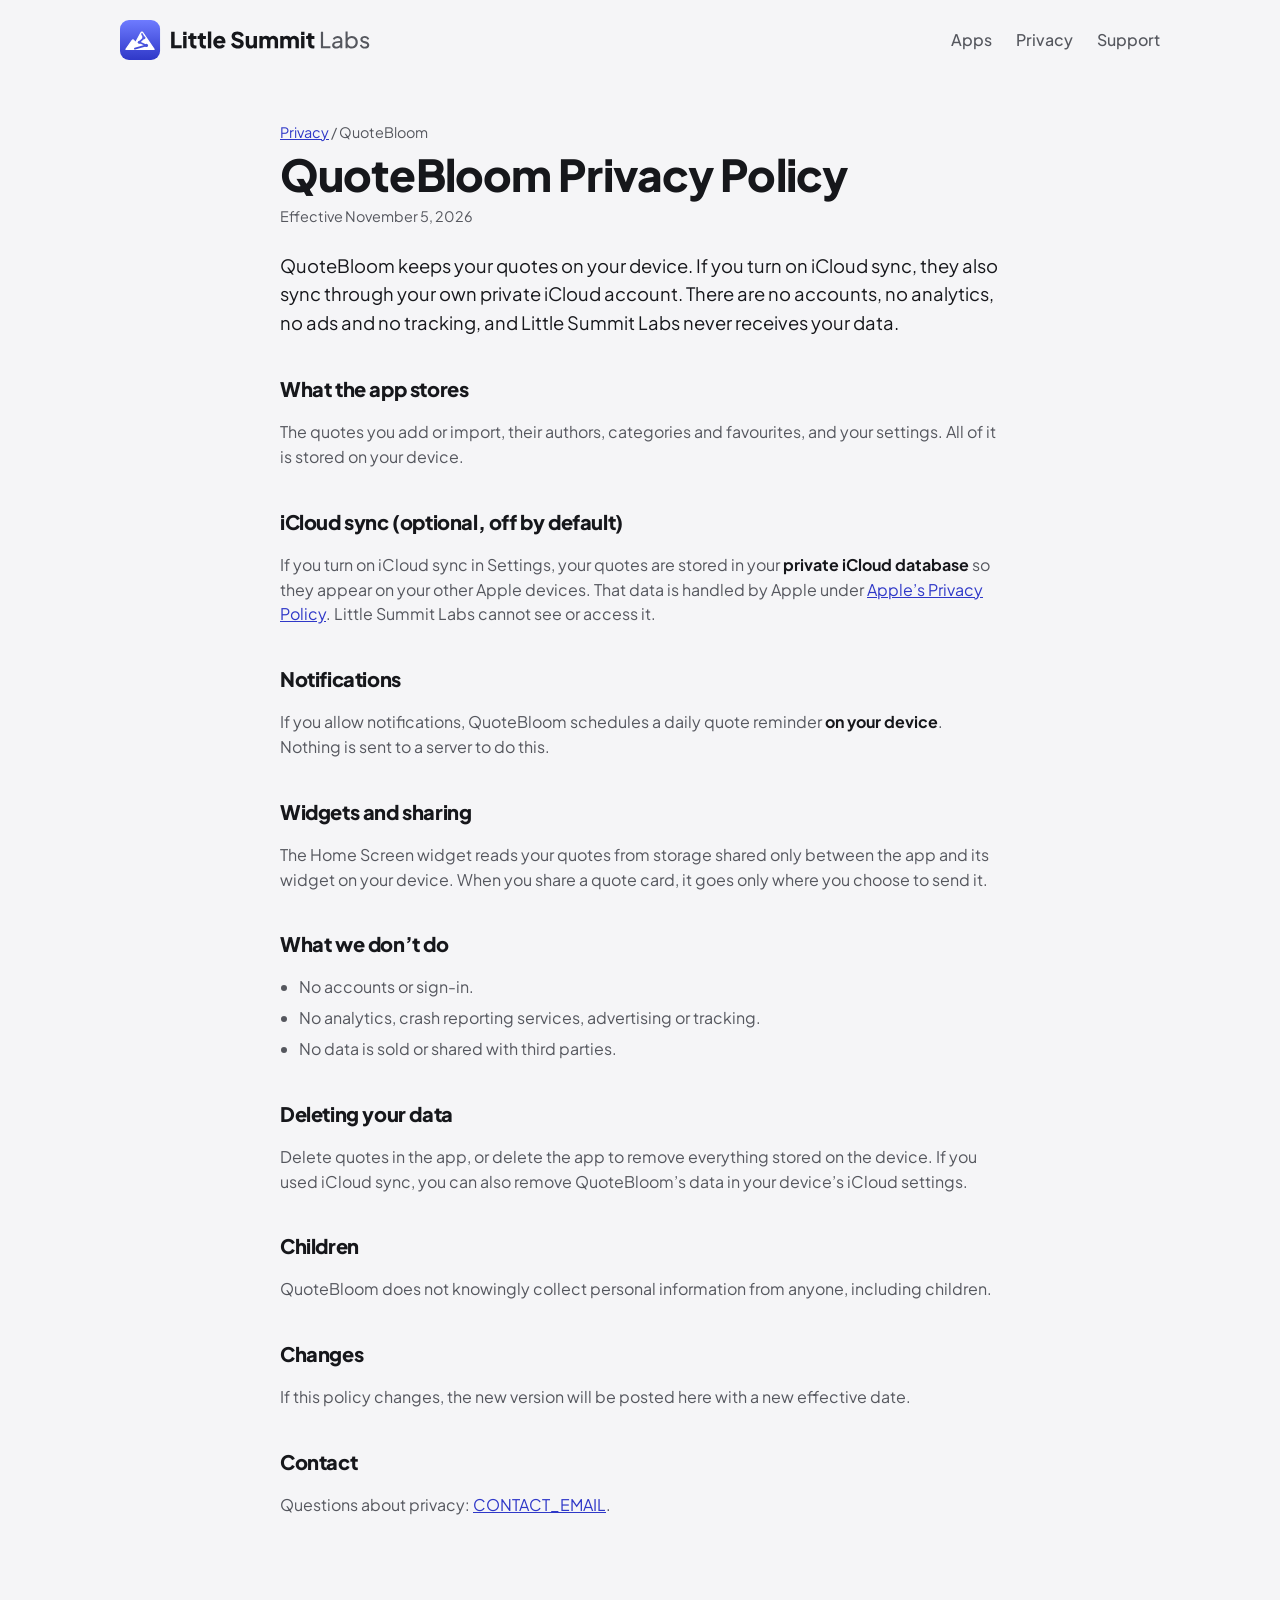
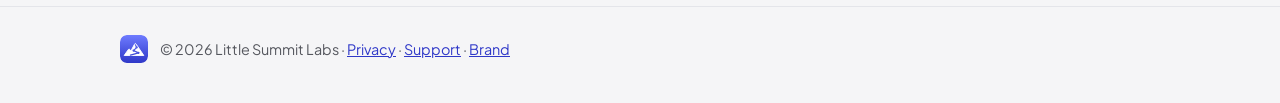
<file: privacy/quotebloom.html>
<!doctype html>
<html lang="en">
<head>
  <meta charset="utf-8">
  <meta name="viewport" content="width=device-width, initial-scale=1">
  <title>QuoteBloom Privacy Policy · Little Summit Labs</title>
  <meta name="description" content="QuoteBloom keeps your quotes on your device, with optional sync through your own iCloud. No accounts, no analytics, no tracking.">
  <link rel="icon" href="../favicon.svg" type="image/svg+xml">
  <link rel="icon" href="../favicon.ico" sizes="16x16 32x32 48x48">
  <link rel="apple-touch-icon" href="../apple-touch-icon.png">
  <link rel="preconnect" href="https://fonts.googleapis.com">
  <link rel="preconnect" href="https://fonts.gstatic.com" crossorigin>
  <link href="https://fonts.googleapis.com/css2?family=Plus+Jakarta+Sans:wght@400;500;700;800&display=swap" rel="stylesheet">
  <link rel="stylesheet" href="../styles.css">
</head>
<body>
  <header class="site-header">
    <div class="wrap header-row">
      <a class="brand" href="../" aria-label="Little Summit Labs home">
        <picture>
          <source srcset="../brand/little-summit-labs/svg/littlesummit-lockup-horizontal-dark.svg" media="(prefers-color-scheme: dark)">
          <img src="../brand/little-summit-labs/svg/littlesummit-lockup-horizontal.svg" alt="Little Summit Labs" width="252" height="40">
        </picture>
      </a>
      <nav aria-label="Main">
        <a href="../#apps">Apps</a>
        <a href="./">Privacy</a>
        <a href="../support.html">Support</a>
      </nav>
    </div>
  </header>

  <main class="wrap prose">
    <p class="crumb"><a href="./">Privacy</a> / QuoteBloom</p>
    <h1>QuoteBloom Privacy Policy</h1>
    <p class="updated">Effective November 5, 2026</p>

    <p class="summary">QuoteBloom keeps your quotes on your device. If you turn on iCloud sync, they also sync through your own private iCloud account. There are no accounts, no analytics, no ads and no tracking, and Little Summit Labs never receives your data.</p>

    <h2>What the app stores</h2>
    <p>The quotes you add or import, their authors, categories and favourites, and your settings. All of it is stored on your device.</p>

    <h2>iCloud sync (optional, off by default)</h2>
    <p>If you turn on iCloud sync in Settings, your quotes are stored in your <strong>private iCloud database</strong> so they appear on your other Apple devices. That data is handled by Apple under <a href="https://www.apple.com/legal/privacy/">Apple’s Privacy Policy</a>. Little Summit Labs cannot see or access it.</p>

    <h2>Notifications</h2>
    <p>If you allow notifications, QuoteBloom schedules a daily quote reminder <strong>on your device</strong>. Nothing is sent to a server to do this.</p>

    <h2>Widgets and sharing</h2>
    <p>The Home Screen widget reads your quotes from storage shared only between the app and its widget on your device. When you share a quote card, it goes only where you choose to send it.</p>

    <h2>What we don’t do</h2>
    <ul>
      <li>No accounts or sign-in.</li>
      <li>No analytics, crash reporting services, advertising or tracking.</li>
      <li>No data is sold or shared with third parties.</li>
    </ul>

    <h2>Deleting your data</h2>
    <p>Delete quotes in the app, or delete the app to remove everything stored on the device. If you used iCloud sync, you can also remove QuoteBloom’s data in your device’s iCloud settings.</p>

    <h2>Children</h2>
    <p>QuoteBloom does not knowingly collect personal information from anyone, including children.</p>

    <h2>Changes</h2>
    <p>If this policy changes, the new version will be posted here with a new effective date.</p>

    <h2>Contact</h2>
    <p>Questions about privacy: <a href="mailto:CONTACT_EMAIL">CONTACT_EMAIL</a>.</p>
  </main>

  <footer class="site-footer">
    <div class="wrap footer-row">
      <img src="../brand/little-summit-labs/svg/littlesummit-tile.svg" alt="" width="28" height="28">
      <p>© 2026 Little Summit Labs · <a href="./">Privacy</a> · <a href="../support.html">Support</a> · <a href="../brand.html">Brand</a></p>
    </div>
  </footer>
</body>
</html>
</file>
<file: styles.css>
/* Little Summit Labs: colours from brand/little-summit-labs/README.md */
:root {
  --indigo-top: #6e7bff;
  --indigo: #2f38c8;
  --ink: #16171b;
  --gray: #55575e;
  --paper: #f5f5f7;
  --card: #ffffff;
  --border: #e4e5ea;
  --placeholder: #e5e8ff;
}

@media (prefers-color-scheme: dark) {
  :root {
    --ink: #f5f5f7;
    --gray: #a4a7ae;
    --paper: #16171b;
    --card: #1f2026;
    --border: #2e3038;
    --placeholder: #262a52;
    --indigo: #8c96ff;
  }
}

* { box-sizing: border-box; }

body {
  margin: 0;
  background: var(--paper);
  color: var(--ink);
  font-family: "Plus Jakarta Sans", system-ui, -apple-system, sans-serif;
  line-height: 1.55;
  -webkit-font-smoothing: antialiased;
}

a { color: var(--indigo); }
a:hover { color: var(--ink); }

.wrap {
  width: 100%;
  max-width: 1080px;
  margin: 0 auto;
  padding: 0 20px;
}

/* Header */
.site-header { padding: 20px 0; }
.header-row { display: flex; align-items: center; justify-content: space-between; gap: 16px; flex-wrap: wrap; }
.brand img { display: block; height: 40px; width: auto; }
nav { display: flex; gap: 24px; font-weight: 500; }
nav a { color: var(--gray); text-decoration: none; padding: 8px 0; }
nav a:hover { color: var(--ink); }

/* Hero */
.hero { padding-top: 56px; padding-bottom: 64px; }
.hero-mark { display: block; width: 96px; height: 96px; margin-bottom: 28px; border-radius: 22px; box-shadow: 0 10px 28px rgba(47, 56, 200, 0.28); }
h1 { margin: 0 0 20px; font-size: clamp(2.4rem, 6vw, 4rem); font-weight: 800; line-height: 1.05; letter-spacing: -0.02em; }
h1 span { color: var(--indigo); }
.lede { margin: 0; max-width: 34em; font-size: 1.2rem; color: var(--gray); }

/* Apps */
h2 { margin: 0 0 24px; font-size: 1.75rem; font-weight: 800; letter-spacing: -0.02em; }
.app-grid { list-style: none; margin: 0; padding: 0; display: grid; grid-template-columns: repeat(auto-fill, minmax(300px, 1fr)); gap: 16px; }
.app { display: flex; gap: 16px; align-items: flex-start; padding: 20px; background: var(--card); border: 1px solid var(--border); border-radius: 20px; }
.app > img, .icon-placeholder { flex: 0 0 64px; width: 64px; height: 64px; border-radius: 15px; }
.app > img { box-shadow: 0 2px 8px rgba(22, 23, 27, 0.12); }
.icon-placeholder { display: flex; align-items: center; justify-content: center; background: var(--placeholder); color: var(--indigo); }
.app h3 { margin: 0; font-size: 1.1rem; font-weight: 700; }
.app p { margin: 0; color: var(--gray); font-size: 0.95rem; }
.app .platforms { margin: 2px 0 8px; font-size: 0.8rem; font-weight: 700; letter-spacing: 0.04em; text-transform: uppercase; color: var(--indigo); }

/* About */
.about { padding-top: 72px; padding-bottom: 72px; }
.about p { max-width: 38em; font-size: 1.1rem; color: var(--gray); }

/* Brand page */
nav a[aria-current="page"] { color: var(--ink); }
.hero-compact { padding-top: 40px; padding-bottom: 40px; }
.kit { padding-top: 32px; padding-bottom: 40px; }
.kit + .kit { border-top: 1px solid var(--border); }
.kit-head { display: flex; gap: 18px; align-items: center; margin-bottom: 20px; }
.kit-head h2 { margin: 0 0 4px; }
.kit-head p { margin: 0; max-width: 40em; color: var(--gray); }
.kit-intro { margin: 0 0 20px; max-width: 40em; color: var(--gray); }
.kit-tile { flex: 0 0 72px; border-radius: 16px; box-shadow: 0 6px 18px rgba(22, 23, 27, 0.18); }

.downloads { display: flex; flex-wrap: wrap; gap: 10px; margin-bottom: 24px; }
.button { display: inline-flex; align-items: center; min-height: 44px; padding: 10px 18px; border: 1px solid var(--border); border-radius: 12px; background: var(--card); color: var(--ink); font-weight: 600; font-size: 0.95rem; text-decoration: none; }
.button:hover { border-color: var(--indigo); color: var(--ink); }
.button.primary { background: #2f38c8; border-color: #2f38c8; color: #ffffff; }
.button.primary:hover { background: #262eaa; color: #ffffff; }

.previews { display: grid; grid-template-columns: repeat(auto-fit, minmax(280px, 1fr)); gap: 16px; margin: 0 0 24px; }
.preview { margin: 0; min-height: 160px; padding: 28px 24px 16px; border-radius: 20px; display: flex; flex-direction: column; justify-content: space-between; gap: 20px; }
.preview img { max-width: 100%; height: auto; }
.preview.light { background: #ffffff; border: 1px solid #e4e5ea; }
.preview.dark { background: #16171b; border: 1px solid #2e3038; }
.preview figcaption { font-size: 0.8rem; font-weight: 600; color: #55575e; }
.preview.dark figcaption { color: #a4a7ae; }
.size-row { display: flex; align-items: flex-end; gap: 18px; }
.size-row img:first-child { border-radius: 14px; }

.swatches { list-style: none; margin: 0; padding: 0; display: grid; grid-template-columns: repeat(auto-fill, minmax(150px, 1fr)); gap: 12px; }
.swatches li { display: flex; flex-direction: column; gap: 2px; font-size: 0.9rem; }
/* Every chip gets a hairline, so ink stays visible on the dark theme and paper on the light one. */
.chip { display: block; height: 56px; border-radius: 12px; margin-bottom: 6px; box-shadow: inset 0 0 0 1px var(--border); }
.swatches code { color: var(--gray); font-size: 0.85rem; }

.usage { padding-top: 40px; padding-bottom: 72px; border-top: 1px solid var(--border); }
.usage ul { margin: 0 0 20px; padding-left: 1.2em; max-width: 44em; color: var(--gray); }
.usage li { margin-bottom: 8px; }
.usage b { color: var(--ink); }
.fineprint { max-width: 44em; font-size: 0.9rem; color: var(--gray); }

/* Footer */
.site-footer { border-top: 1px solid var(--border); padding: 28px 0 40px; }
.footer-row { display: flex; align-items: center; gap: 12px; }
.footer-row img { border-radius: 7px; }
.footer-row p { margin: 0; color: var(--gray); font-size: 0.9rem; }

@media (max-width: 520px) {
  .app-grid { grid-template-columns: 1fr; }
  .hero { padding-top: 32px; padding-bottom: 48px; }
}

/* Privacy and support pages */
.prose { max-width: 760px; padding-top: 40px; padding-bottom: 72px; }
.prose h1 { font-size: clamp(2rem, 5vw, 2.75rem); margin-bottom: 8px; }
.prose h2 { font-size: 1.25rem; margin: 36px 0 8px; }
.prose h3 { font-size: 1.05rem; margin: 24px 0 4px; }
.prose p, .prose li { color: var(--gray); }
.prose strong { color: var(--ink); }
.prose ul { padding-left: 1.2em; }
.prose li { margin-bottom: 6px; }
.prose .summary { font-size: 1.15rem; color: var(--ink); }
.crumb { margin: 0 0 8px; font-size: 0.9rem; }
.updated { margin: 0 0 24px; font-size: 0.9rem; }
.prose .policy-list { list-style: none; padding: 0; margin: 28px 0; display: grid; gap: 10px; }
.policy-list li { display: flex; flex-direction: column; gap: 2px; padding: 16px 20px; background: var(--card); border: 1px solid var(--border); border-radius: 16px; margin: 0; }
.policy-list a { font-weight: 700; font-size: 1.05rem; text-decoration: none; }
.policy-list span { font-size: 0.95rem; }
</file>
